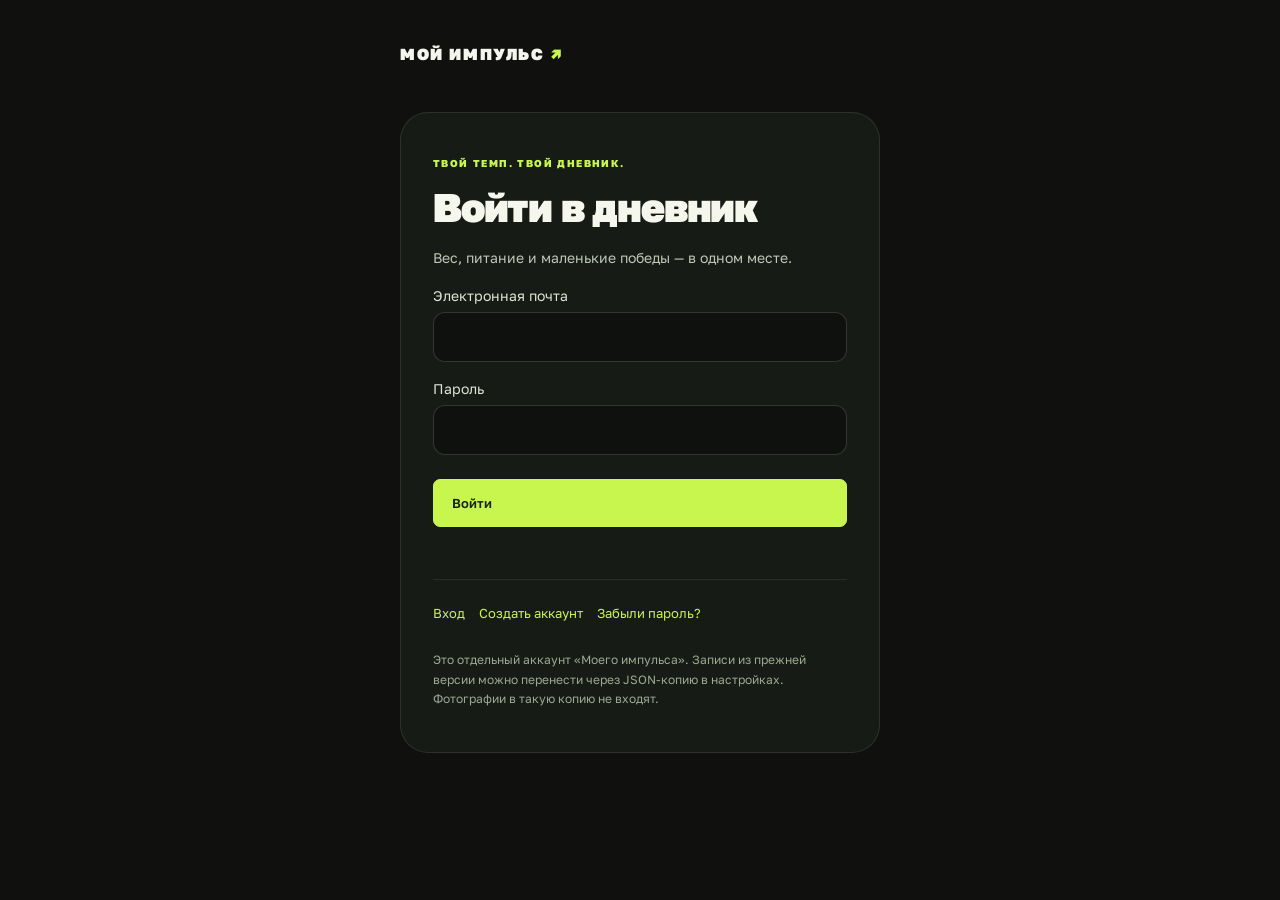
<file: index.html>
<!doctype html>
<html lang="ru">
<head><meta charset="UTF-8"><meta name="viewport" content="width=device-width, initial-scale=1"><meta name="theme-color" content="#10110f"><title>Мой импульс — твой дневник заботы о себе</title><link rel="stylesheet" href="style.css"><link rel="stylesheet" href="motion.css"><link rel="stylesheet" href="energy.css"><link rel="stylesheet" href="suite.css"><link rel="stylesheet" href="navigation.css"><link rel="stylesheet" href="features.css"><link rel="manifest" href="./manifest.webmanifest"><link rel="apple-touch-icon" href="./app-icon-192.png"><meta name="apple-mobile-web-app-capable" content="yes"><meta name="apple-mobile-web-app-title" content="Мой импульс"><script src="preferences.js"></script><link rel="stylesheet" href="./auth.css"><meta name="referrer" content="strict-origin-when-cross-origin"></head>
<body><section id="auth-panel" class="auth-panel" aria-labelledby="auth-title">
  <a class="auth-brand" href="./">МОЙ ИМПУЛЬС <span>↗</span></a>
  <div class="auth-card"><p class="auth-eyebrow">ТВОЙ ТЕМП. ТВОЙ ДНЕВНИК.</p><h1 id="auth-title">Войти в дневник</h1><p>Вес, питание и маленькие победы — в одном месте.</p>
    <form id="auth-form"><label id="email-label">Электронная почта<input id="auth-email" name="email" type="email" autocomplete="email" required maxlength="254"></label><label id="password-label">Пароль<input id="auth-password" name="password" type="password" autocomplete="current-password" required maxlength="128"></label><button id="auth-submit" class="primary" type="submit">Войти</button><p id="auth-status" role="status" aria-live="polite"></p></form>
    <div class="auth-links"><button type="button" data-auth-mode="login">Вход</button><button type="button" data-auth-mode="signup">Создать аккаунт</button><button type="button" data-auth-mode="recover">Забыли пароль?</button></div>
    <p class="auth-note">Это отдельный аккаунт «Моего импульса». Записи из прежней версии можно перенести через JSON-копию в настройках. Фотографии в такую копию не входят.</p>
  </div>
</section>
<div id="diary-shell" hidden>
<div class="ambient" aria-hidden="true"><i></i><i></i><i></i><div class="ambient-grid"></div></div>
<div class="energy-backdrop" aria-hidden="true"><div class="energy-halo halo-left"></div><div class="energy-halo halo-right"></div><div class="energy-drift"><svg class="background-pulse" viewBox="0 0 1600 800" preserveAspectRatio="xMidYMid slice"><path d="M-100 480H320L390 380L455 570L530 220L620 480H1000L1060 420L1120 500L1180 330L1260 480H1700"/><path class="pulse-tracer" pathLength="100" d="M-100 480H320L390 380L455 570L530 220L620 480H1000L1060 420L1120 500L1180 330L1260 480H1700"/></svg></div><div class="energy-specks"><i></i><i></i><i></i><i></i><i></i><i></i></div></div>
<div class="side-energy" aria-hidden="true"><div class="side-glyph glyph-left"><div class="glyph-float"><span>✳</span><small>ИМПУЛЬС</small></div></div><div class="side-glyph glyph-right"><div class="glyph-float"><span>↗</span><small>ВПЕРЁД</small></div></div><div class="side-pop pop-left"><span>↗</span></div><div class="side-pop pop-right"><span>✳</span></div></div><header><a class="brand brand-image" href="./" aria-label="Мой импульс — главная"><span class="logo-window"><img src="my-impulse-logo.png" alt="Мой импульс" width="1254" height="1254"></span></a><nav aria-label="Навигация"><a class="nav-active" href="#diary">Мой дневник</a><a href="#history-section">История</a></nav><span class="header-note"><span aria-hidden="true">♡</span> ТВОЙ ТЕМП. ТВОЙ ПУТЬ.</span></header>
<main>
<nav class="suite-nav" aria-label="Разделы дневника"><a href="#today-section">Сегодня</a><a href="#diary">Вес</a><a href="#food-section">Питание</a><a href="#activity-section">Активность</a><a href="#measure-section">Замеры</a><a href="#wellness-section">Самочувствие</a><a href="#habits-section">Привычки</a><a href="#notes-section">Заметки</a><a href="#summary-section">Обзор</a><a href="#settings-section">Настройки</a></nav>
<section class="account-bar" aria-label="Аккаунт"><div><strong id="account-name">Мой аккаунт</strong><span id="cloud-status" role="status">Подключаем дневник…</span></div><div class="bar-actions"><button type="button" id="refresh-cloud" class="secondary">↻ Обновить</button><a href="./" id="sign-in" hidden>Войти</a><button type="button" class="secondary" id="logout">Выйти</button></div></section>
<section id="today-section" class="suite-section today-panel" aria-labelledby="today-title"><div class="section-label"><div><p class="eyebrow" id="today-date">ТВОЙ ДЕНЬ</p><h2 id="today-title">Сегодня — для себя</h2></div><button type="button" class="secondary text-size-toggle" aria-pressed="false">Аа · Крупнее</button></div><p id="today-greeting" class="form-hint">Загружаем твой день…</p><div id="today-cards" class="today-grid" aria-live="polite"></div><div class="today-actions"><button class="primary" type="button" data-quick-open>＋ Записать</button><button id="repeat-yesterday" class="secondary" type="button" disabled>↻ Повторить вчерашнее блюдо</button><a href="#habits-section" class="secondary">Мои привычки ↗</a></div><p class="form-hint">Здесь только внесённые за сегодня данные. Пустой раздел — это ещё не заполненный дневник.</p></section>
<section class="intro"><div class="intro-copy"><p class="eyebrow"><span></span> ТВОЁ ДВИЖЕНИЕ. ТВОИ ПРАВИЛА.</p><h1><span class="title-line">МОЙ</span><span class="title-line accent">ИМПУЛЬС<span class="title-dot">.</span></span></h1><p class="lead">Большие перемены начинаются с малого.<br>Вес, питание, движение и самочувствие.<br>Замечай изменения. Продолжай.</p><a class="hero-link" href="#weight-form">Добавить измерение <span aria-hidden="true">↗</span></a><div class="hero-caption"><span>01 / ДНЕВНИК ВЕСА</span><span>КАЖДЫЙ ШАГ ИМЕЕТ ЗНАЧЕНИЕ</span></div></div><div class="kinetic-scene" aria-hidden="true"><div class="scene-grid"></div><div class="orbit-stage"><div class="orbit-ring ring-one"></div><div class="orbit-ring ring-two"></div><div class="orbit-ring ring-three"></div><div class="orbit-core">↗</div><div class="satellite"><span></span></div></div><span class="scene-label label-top">ДВИЖЕНИЕ — ЭТО ЖИЗНЬ</span><span class="scene-label label-bottom">ТВОЙ ТЕМП <b>↗</b></span><span class="scene-coordinate">+ &nbsp; + &nbsp; +</span></div></section>
<div class="rhythm-strip" aria-hidden="true"><div class="rhythm-track"><div class="rhythm-group"><span>ДВИЖЕНИЕ</span><i>✳</i><span>БАЛАНС</span><i>✳</i><span>ЗАБОТА О СЕБЕ</span><i>✳</i><span>МОЙ ИМПУЛЬС</span><i>✳</i></div><div class="rhythm-group"><span>ДВИЖЕНИЕ</span><i>✳</i><span>БАЛАНС</span><i>✳</i><span>ЗАБОТА О СЕБЕ</span><i>✳</i><span>МОЙ ИМПУЛЬС</span><i>✳</i></div></div></div>

<div id="migration-banner" class="notice" hidden><p>В этом браузере есть старые записи веса. Перенести их в текущий аккаунт? Уже сохранённые даты не будут перезаписаны.</p><button id="import-old" class="secondary">Перенести мои записи</button></div>

<div class="section-label" id="diary"><h2>Мой дневник</h2><span>Твой путь — в маленьких шагах</span></div>
<section class="dashboard" aria-label="Дневник веса">
<div class="entry card"><div class="card-heading"><h2>Записать вес</h2><span class="round-icon">＋</span></div><p class="muted">Минута для себя</p><form id="weight-form"><label for="date">Дата измерения</label><input id="date" type="date" required><label for="weight">Твой вес</label><div class="weight-field"><input id="weight" type="text" inputmode="decimal" placeholder="0,0" autocomplete="off" required aria-describedby="weight-hint"><span>кг</span></div><p id="weight-hint" class="hint">Можно вводить с точкой или запятой</p><p id="existing" class="existing" hidden>На эту дату уже есть запись. Сохранение обновит её.</p><button class="primary" type="submit">Сохранить вес <span>↗</span></button><p id="status" role="status" aria-live="polite"></p></form><div class="entry-bottom"><span>♧</span><p>Каждая запись — часть твоей истории.<br>Здесь нет правильных цифр.</p></div></div>
<div class="progress card"><div class="card-heading"><h2>Как меняется вес</h2><select id="period" aria-label="Период графика"><option value="30">30 дней</option><option value="90">90 дней</option><option value="all">Всё время</option></select></div><div class="stats"><div><span>Последний вес</span><strong id="latest">—</strong><small id="latest-date">Пока нет записей</small></div><div><span>Изменение за период</span><strong id="change">—</strong><small id="change-note">Нужны две записи</small></div><div><span>Всего записей</span><strong id="count">0</strong><small>дней с заботой о себе</small></div></div><div id="chart" class="chart"></div><p class="chart-caption">Твоя динамика, без оценок и сравнений.</p></div>
</section>
<section class="week-card card" aria-labelledby="week-title"><div class="week-copy"><p class="eyebrow">МАЛЕНЬКИЕ ШАГИ ВИДНЫ</p><h2 id="week-title">Ритм недели</h2><p>Каждая точка — день твоей истории.<br>Последние 7 дней, включая сегодня.</p></div><div class="week-ring"><svg viewBox="0 0 120 120" aria-hidden="true"><defs><linearGradient id="ring-color" x1="0" y1="0" x2="1" y2="1"><stop stop-color="#d3ff57"/><stop offset="1" stop-color="#88b731"/></linearGradient></defs><circle class="ring-track" cx="60" cy="60" r="49"/><circle id="week-arc" cx="60" cy="60" r="49" pathLength="100"/></svg><div><strong id="week-count">0<span>/ 7</span></strong><small>дней с записью</small></div></div><div id="week-days" class="week-days"></div></section>
<section class="history card" id="history-section"><div class="card-heading"><div><p class="eyebrow">ТВОЯ ЛИЧНАЯ ИСТОРИЯ</p><h2>День за днём</h2></div><button id="export" class="secondary">↓ Скачать CSV</button></div><div id="history"></div></section>
<section class="suite-section" id="food-section"><div class="section-label"><h2>Моё питание</h2><span>Фото, порция и твои уточнения</span></div><div class="suite-grid"><form class="card suite-form" id="meal-form"><h3>Добавить приём пищи</h3><div id="portion-scale" class="notice" hidden><label>Размер порции относительно исходной<input id="portion-factor" type="number" min="0.1" max="10" step="0.1" value="1"></label><p class="form-hint">1 — такая же, 0,5 — половина, 2 — двойная. Калории и БЖУ пересчитаются пропорционально; проверь их перед сохранением.</p></div><input type="hidden" name="id"><div class="form-two"><label>Дата<input name="date" type="date" required></label><label>Приём пищи<select name="mealType"><option>Завтрак</option><option>Обед</option><option>Ужин</option><option>Перекус</option></select></label></div><label class="photo-picker">Фото блюда<input id="meal-photo" type="file" accept="image/jpeg,image/png,image/webp" capture="environment"><span>Снять или выбрать фото · до 12 МБ</span></label><img id="meal-preview" class="meal-preview" alt="Фото выбранного блюда" hidden><button type="button" id="remove-photo" class="secondary" hidden>Убрать фото</button><label>Что на тарелке и какая порция?<textarea name="portion" maxlength="200" placeholder="Например: курица 150 г, рис 100 г, ложка масла"></textarea></label><p id="ai-availability" class="form-hint">Проверяем доступность распознавания…</p><label class="check-label"><input id="ai-consent" type="checkbox">Разрешаю отправить фото и описание порции в Google Gemini. В бесплатном режиме Google может использовать их для улучшения продуктов.</label><button type="button" id="analyze-meal" class="secondary" disabled>✦ Оценить по фото с Gemini</button><p id="ai-status" class="form-status" role="status"></p><label>Название блюда<input name="name" maxlength="120" required placeholder="Например: курица с рисом"></label><p class="form-hint">Значения ниже — на всю порцию. После ИИ проверь состав, масло, соусы и количество. Оценка по фото приблизительная.</p><div class="form-four"><label>Ккал<input name="kcal" type="number" min="0" max="10000" step="0.1" required></label><label>Белки, г<input name="protein" type="number" min="0" max="1000" step="0.1" required></label><label>Жиры, г<input name="fat" type="number" min="0" max="1000" step="0.1" required></label><label>Углеводы, г<input name="carbs" type="number" min="0" max="1000" step="0.1" required></label></div><label>Заметка<textarea name="note" maxlength="1000"></textarea></label><div class="form-actions"><button class="primary">Подтвердить и сохранить</button><button type="button" class="secondary" id="meal-reset">Сбросить</button></div><p class="form-status" role="status"></p></form><div><div class="card"><div class="card-heading"><h3>Питание за день</h3><input id="food-day" type="date" aria-label="Дата дневника питания"></div><div id="food-totals" class="summary-tiles"></div><p class="form-hint">Сумма только внесённых блюд, не норма питания.</p><div id="meal-list" class="record-list"></div></div><div class="card favorites-card"><h3>Любимые блюда</h3><p class="form-hint">Сохрани блюдо в избранное из истории и добавляй его снова.</p><div id="favorite-list" class="record-list"></div></div></div></div></section>
<section class="suite-section" id="activity-section"><div class="section-label"><h2>Моё движение</h2><span>Любая активность считается</span></div><div class="suite-grid"><form id="activity-form" class="card suite-form"><h3>Записать активность</h3><input name="id" type="hidden"><div class="form-two"><label>Дата<input name="date" type="date" required></label><label>Вид активности<select name="type"><option>Прогулка</option><option>Тренировка</option><option>Растяжка</option><option>Другое</option></select></label></div><label>Продолжительность, минуты<input name="minutes" type="number" min="1" max="1440" required></label><label>Заметка<textarea name="note" maxlength="1000" placeholder="Что делала и как себя чувствовала"></textarea></label><div class="form-actions"><button class="primary">Сохранить активность</button><button type="button" class="secondary reset-form">Сбросить</button></div><p class="form-status" role="status"></p></form><div class="card"><h3>История активности</h3><div id="activity-list" class="record-list"></div></div></div></section>
<section class="suite-section" id="measure-section"><div class="section-label"><h2>Замеры тела</h2><span>Изменения, которые не видны на весах</span></div><div class="suite-grid"><form id="measurement-form" class="card suite-form"><h3>Добавить замеры</h3><label>Дата<input name="date" type="date" required></label><p class="form-hint">Одна запись на дату. Заполни хотя бы одно поле.</p><div class="form-three"><label>Талия, см<input name="waist" type="number" min="1" max="300" step="0.1"></label><label>Бёдра, см<input name="hips" type="number" min="1" max="300" step="0.1"></label><label>Грудь, см<input name="chest" type="number" min="1" max="300" step="0.1"></label></div><label>Заметка<textarea name="note" maxlength="1000"></textarea></label><div class="form-actions"><button class="primary">Сохранить замеры</button><button type="button" class="secondary reset-form">Сбросить</button></div><p class="form-status" role="status"></p></form><div class="card"><h3>История и изменения</h3><div id="measurement-list" class="record-list"></div></div></div></section>
<section class="suite-section" id="wellness-section"><div class="section-label"><h2>Как ты сегодня?</h2><span>Сон, настроение и энергия</span></div><div class="suite-grid"><form id="wellness-form" class="card suite-form"><h3>Отметить самочувствие</h3><label>Дата<input name="date" type="date" required></label><div class="form-two"><label>Сон, часов<input name="sleep" type="number" min="0" max="24" step="0.1" required></label><label>Настроение<select name="mood"><option>Хорошо</option><option>Отлично</option><option>Нейтрально</option><option>Устала</option><option>Тяжёлый день</option></select></label></div><label>Энергия<select name="energy"><option value="1">1 — почти нет сил</option><option value="2">2 — немного сил</option><option value="3" selected>3 — обычный день</option><option value="4">4 — много сил</option><option value="5">5 — полна энергии</option></select></label><label>Заметка<textarea name="note" maxlength="1000" placeholder="Что хочется запомнить"></textarea></label><div class="form-actions"><button class="primary">Сохранить день</button><button type="button" class="secondary reset-form">Сбросить</button></div><p class="form-status" role="status"></p></form><div class="card"><h3>История самочувствия</h3><div id="wellness-list" class="record-list"></div></div></div></section>

<section class="suite-section" id="habits-section"><div class="section-label"><h2>Мои привычки</h2><span>Маленькие шаги в своём темпе</span></div><div class="suite-grid"><div class="card"><div class="card-heading"><h3>Отметить день</h3><label class="summary-date">Дата<input id="habit-day" type="date" required></label></div><p id="habit-count" class="form-hint"></p><div id="habit-list"></div><p id="habit-status" class="form-status" role="status"></p><details class="archive-habits"><summary>Скрытые привычки</summary><div id="archived-habits"></div></details></div><form id="habit-form" class="card suite-form"><h3>Своя привычка</h3><label>Что хочется делать регулярно?<input name="name" required maxlength="80" placeholder="Например: 10 минут растяжки"></label><p class="form-hint">Выбирай то, что подходит тебе. Отмечать можно любой прошедший день.</p><div class="form-actions"><button class="primary" disabled>Добавить привычку</button><button type="button" class="secondary" id="habit-reset">Сбросить</button></div><p class="form-status" role="status"></p></form></div></section>
<section class="suite-section" id="notes-section"><div class="section-label"><h2>Мои маленькие победы</h2><span>Прогресс не только на весах</span></div><div class="suite-grid"><form id="progress-note-form" class="card suite-form"><h3>Запомнить хорошее</h3><label>Дата<input name="date" type="date" required></label><label>Что заметила?<textarea name="text" required maxlength="2000" rows="5" placeholder="Сегодня легче поднялась по лестнице. Лучше выспалась. Нашла время на прогулку."></textarea></label><div class="form-actions"><button class="primary" disabled>Сохранить заметку</button><button type="button" class="secondary" id="note-reset">Сбросить</button></div><p class="form-status" role="status"></p></form><div class="card"><h3>То, что хочется помнить</h3><div id="progress-note-list" class="record-list"></div><button id="more-notes" class="secondary" type="button" hidden>Показать ещё</button></div></div></section>
<section id="summary-section" class="suite-section"><div class="section-label"><h2>Твоя неделя</h2><label class="summary-date">Неделя до<input id="summary-end" type="date" required></label></div><div class="card"><p id="summary-range" class="form-hint"></p><div id="weekly-summary" class="weekly-summary"></div><div id="activity-bars" class="activity-bars" aria-label="Активность за семь дней"></div><p class="form-hint">Пустые дни не считаются нулём для среднего веса, питания и сна. Калории — среднее за дни, в которые внесены блюда; день может быть заполнен не полностью.</p></div></section>
<section id="settings-section" class="suite-section"><div class="section-label"><h2>Мои настройки</h2><span>Удобно именно тебе</span></div><div class="suite-grid"><form id="settings-form" class="card suite-form"><h3>Аккаунт и напоминания</h3><label>Как к тебе обращаться<input name="name" maxlength="80" placeholder="Твоё имя"></label><label class="check-label"><input name="reminderEnabled" type="checkbox">Показывать напоминание в открытом приложении</label><label>Время<input name="reminderTime" type="time" value="09:00" required></label><label>Текст<input name="reminderText" value="Минута для себя — заполни дневник" maxlength="120" required></label><p class="form-hint">Время — местное на устройстве. Если приложение закрыто, напоминание внутри сайта не сработает. Для таких случаев добавь ежедневное событие в календарь.</p><div class="form-actions"><button class="primary">Сохранить настройки</button><button id="calendar-reminder" type="button" class="secondary">↓ В календарь (.ics)</button></div><p class="form-status" role="status"></p></form><div class="card"><h3>Твои данные</h3><p class="form-hint">Дневник хранится в твоём аккаунте. На другом устройстве войди в тот же аккаунт «Мой импульс». Фото доступны только владельцу записи.</p><button id="backup-all" class="secondary">↓ Скачать все записи (JSON)</button><p class="form-hint">В копию входят записи и идентификаторы фото. Сами фотографии в JSON не включаются.</p><p class="form-hint">Для мамы можно создать отдельный аккаунт по электронной почте. Дневники разных аккаунтов не смешиваются.</p><p class="form-hint">Распознавание фото использует Gemini. Если бесплатная квота закончится, ручной ввод продолжит работать.</p></div></div><div class="suite-grid extra-settings"><div class="card"><h3>Удобно на телефоне</h3><button type="button" class="secondary text-size-toggle" aria-pressed="false">Аа · Крупнее</button><p class="form-hint">Размер текста запоминается на этом устройстве.</p><button type="button" class="primary" id="install-app">Добавить на главный экран</button><p id="install-status" class="form-status" role="status"></p><details id="install-help"><summary>Как установить</summary><p class="form-hint">На iPhone открой сайт в Safari: «Поделиться» → «На экран “Домой”». На Android открой меню браузера → «Установить приложение» или «Добавить на главный экран». Если сайт открыт внутри другого приложения, сначала открой его во внешнем браузере.</p><p class="form-hint">Для загрузки и сохранения дневника нужен интернет. Установка не включает уведомления при закрытом приложении — для них используй календарь.</p></details></div><div class="card"><h3>Восстановить записи</h3><p class="form-hint">Выбери JSON-копию, скачанную из «Моего импульса». Сначала покажем, что будет добавлено. Существующие записи и настройки не перезаписываются.</p><label class="restore-picker">Файл копии<input id="restore-file" type="file" accept="application/json,.json"></label><p class="form-hint">До 5 МБ и 5000 записей. Фотографии восстановятся только если ещё доступны в этом аккаунте; остальные блюда будут добавлены без фото.</p><p id="restore-status" class="form-status" role="status"></p><div id="restore-preview" class="notice" hidden></div><button id="restore-confirm" class="primary" type="button" hidden>Подтвердить восстановление</button></div></div></section>
<dialog id="suite-confirm"><h2>Удалить запись?</h2><p>Запись будет удалена из твоего аккаунта.</p><div class="dialog-actions"><button id="suite-cancel" class="secondary">Оставить</button><button id="suite-delete" class="primary">Удалить</button></div><p id="suite-delete-status" role="status"></p></dialog><div id="reminder-toast" class="reminder-toast" role="status" hidden><span></span><button type="button" aria-label="Закрыть напоминание">×</button></div>
<div class="motion-settings"><button id="motion-toggle" type="button" class="secondary" aria-pressed="false">Приостановить анимации</button></div>
<footer><span>Мой импульс <span class="footer-dot">●</span> С заботой о себе</span><p>Записи хранятся в твоём аккаунте. Вес, питание, движение и самочувствие — всё в одном месте.</p></footer>
</main><dialog id="delete-dialog"><h2>Удалить запись?</h2><p id="delete-description"></p><div class="dialog-actions"><button id="cancel-delete" class="secondary">Оставить</button><button id="confirm-delete" class="primary">Удалить</button></div></dialog><button type="button" class="quick-fab" data-quick-open aria-haspopup="dialog">＋ Записать</button>
<dialog id="quick-dialog" class="feature-dialog" aria-labelledby="quick-title"><div class="card-heading"><h2 id="quick-title">Что запишем?</h2><button type="button" class="secondary" data-close-dialog>Закрыть</button></div><div class="quick-grid"><a href="#weight-form">Вес <span>Измерение сегодня</span></a><a href="#meal-form">Питание <span>Фото или вручную</span></a><a href="#activity-form">Активность <span>Прогулка, тренировка</span></a><a href="#measurement-form">Замеры <span>Талия, бёдра, грудь</span></a><a href="#wellness-form">Самочувствие <span>Сон, настроение, энергия</span></a><a href="#habit-list">Привычки <span>Отметить свой шаг</span></a><a href="#progress-note-form">Заметка <span>Маленькая победа</span></a></div><p class="form-hint">Откроется форма раздела. Уже введённый текст сохранится.</p></dialog>
<dialog id="repeat-dialog" class="feature-dialog" aria-labelledby="repeat-title"><div class="card-heading"><h2 id="repeat-title">Повторить блюдо</h2><button type="button" class="secondary" data-close-dialog>Закрыть</button></div><p class="form-hint">Выбери вчерашнее блюдо. Можно изменить размер порции и проверить значения перед сохранением.</p><div id="yesterday-meals" class="record-list"></div></dialog>
<dialog id="feature-confirm" class="feature-dialog" aria-labelledby="feature-confirm-title"><h2 id="feature-confirm-title">Подтвердить действие?</h2><p id="feature-confirm-text"></p><div class="dialog-actions"><button type="button" class="secondary" data-close-dialog>Отмена</button><button type="button" class="primary" id="feature-confirm-button">Подтвердить</button></div><p id="feature-confirm-status" class="form-status" role="status"></p></dialog></div><script type="module" src="./client.bundle.js"></script></body></html>
</file>
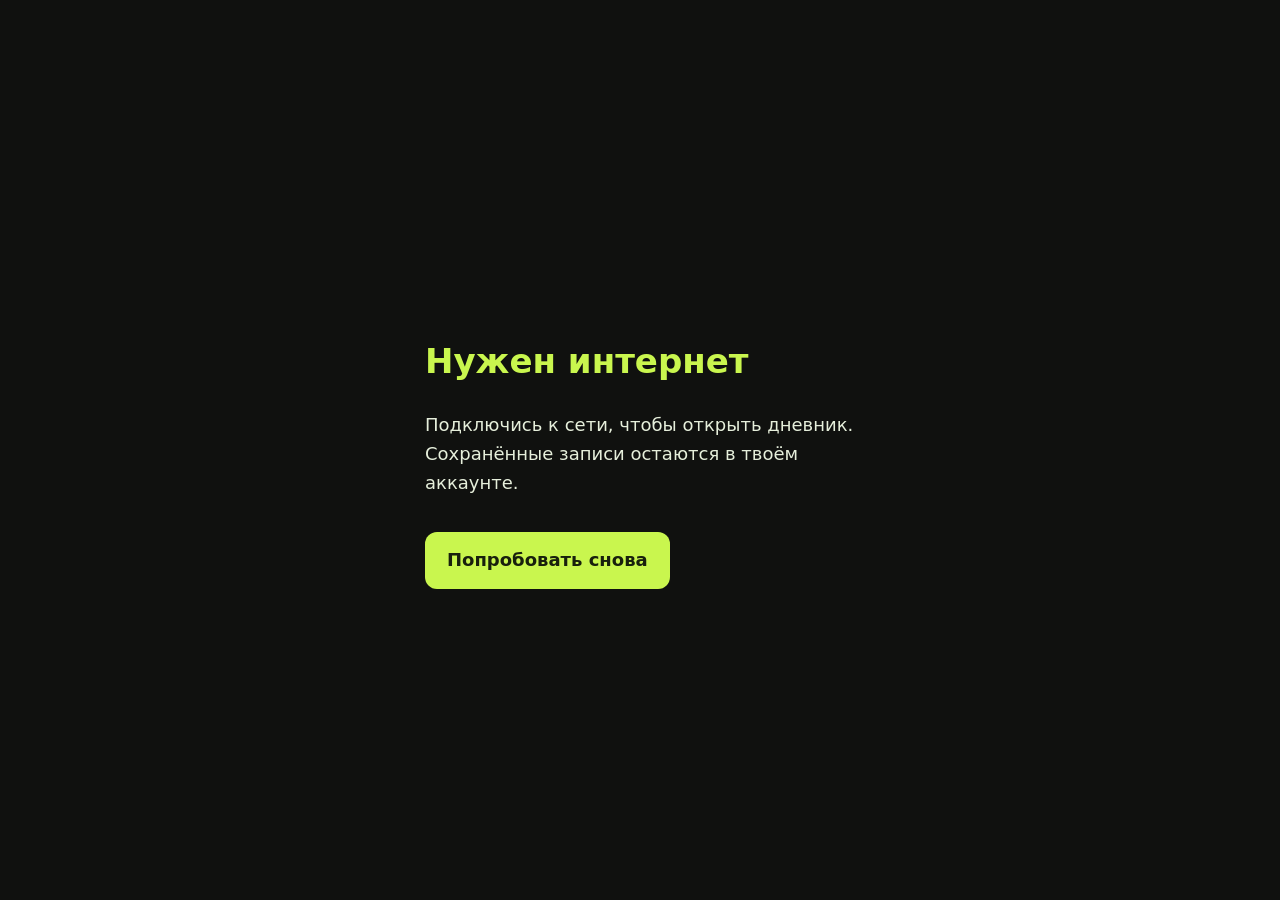
<file: offline.html>
<!doctype html><html lang="ru"><head><meta charset="utf-8"><meta name="viewport" content="width=device-width,initial-scale=1"><meta name="theme-color" content="#10110f"><title>Мой импульс — нет соединения</title><style>body{margin:0;background:#10110f;color:#e6efdb;font:18px/1.6 system-ui;min-height:100vh;display:grid;place-items:center}main{max-width:430px;padding:32px}h1{color:#c9f64e;font-size:34px}a{display:inline-block;margin-top:16px;background:#c9f64e;color:#18200d;padding:14px 22px;border-radius:12px;text-decoration:none;font-weight:600}</style></head><body><main><h1>Нужен интернет</h1><p>Подключись к сети, чтобы открыть дневник. Сохранённые записи остаются в твоём аккаунте.</p><a href="/diary#today-section">Попробовать снова</a></main></body></html>
</file>
<file: style.css>
@import url('https://fonts.googleapis.com/css2?family=Golos+Text:wght@400;500;600;700&family=Lora:ital,wght@0,400;0,500;1,400;1,500&display=swap');
:root{font-family:'Golos Text',sans-serif;color:#443a49;background:#f8f6f8;font-synthesis:none;--plum:#493654;--ink:#443a49;--muted:#79717d;--border:#eee8ef}*{box-sizing:border-box}html{scroll-behavior:smooth;scroll-padding-top:24px}body{margin:0}button,input,select{font:inherit}button,a,input,select{touch-action:manipulation}button{cursor:pointer}button:disabled{opacity:.5;cursor:default}a{color:inherit}button:focus-visible,a:focus-visible,input:focus-visible,select:focus-visible{outline:3px solid #b67d58;outline-offset:4px}header{height:108px;display:flex;align-items:center;justify-content:space-between;gap:24px;max-width:1280px;margin:auto;padding:0 40px}.brand{display:flex;gap:12px;align-items:center;color:var(--plum);text-decoration:none;font-size:21px;font-weight:600;letter-spacing:-.6px}.brand small{display:block;font-size:10px;letter-spacing:.3px;font-weight:400;color:var(--muted);margin-top:5px}.mark{color:var(--plum);background:#e9e0ed;border-radius:15px;width:45px;height:45px;font-size:34px;display:grid;place-items:center}.header-note{font-size:12px;color:#84718a;display:flex;align-items:center;gap:8px}.header-note>span{font-size:23px}nav{display:flex;gap:8px;padding:5px;border:1px solid #e9e2ec;border-radius:30px}nav a{text-decoration:none;font-size:12px;padding:10px 19px;border-radius:25px;color:#76687d}nav a:hover{background:#eae2ee}.nav-active{background:var(--plum);color:white!important}main{max-width:1280px;margin:auto;padding:0 40px}.intro{position:relative;isolation:isolate;overflow:hidden;display:flex;align-items:center;justify-content:space-between;border:1px solid #e9dce1;border-radius:28px;background:#f2e5e4;min-height:360px;padding:42px 48px}.intro:before{content:'';position:absolute;z-index:-1;right:-68px;top:-188px;width:650px;height:650px;border:1px solid #dfceda;border-radius:50%;background:radial-gradient(ellipse at 80% 30%,#ece0f0 0,transparent 68%)}.intro:after{content:'';position:absolute;z-index:-1;right:-36px;top:-142px;width:554px;height:554px;border:1px solid #e3d3dd;border-radius:50%}.intro-copy{position:relative;z-index:1}.eyebrow{font-size:10px;letter-spacing:1.7px;font-weight:500;color:#89768b;margin:0 0 20px}.intro .eyebrow{display:flex;align-items:center;gap:9px;font-size:9px;color:#745c72}.intro .eyebrow span{width:6px;height:6px;border-radius:50%;background:#b48799}h1{font:400 clamp(40px,4.7vw,60px)/1.12 'Lora',Georgia,serif;letter-spacing:-2.4px;margin:0;color:#48364f}h1 em{font-weight:400;color:#917095}.lead{font-size:13px;line-height:1.85;color:#7d6d7c;margin:20px 0}.hero-link{display:inline-flex;gap:22px;align-items:center;font-size:11px;font-weight:500;text-decoration:none;color:#664c6e;padding:3px 0 8px;border-bottom:1px solid #bea1b7}.hero-link span{font-size:18px}.hero-link:hover{color:#a46678}.intro-art{width:355px;min-width:300px;height:295px;position:relative;margin-right:4px}.flower-art{width:100%;height:100%;filter:drop-shadow(0 9px 12px #754b6110)}.art-note{position:absolute;bottom:4px;right:-4px;background:#fffaf5e8;border:1px solid #fffaf7;border-radius:14px;padding:12px 17px;box-shadow:0 8px 26px #7959680b;font:italic 14px 'Lora',serif;transform:rotate(-6deg);color:#83667e}.art-note span{font:22px 'Golos Text',sans-serif;margin-right:8px;color:#bd8890}.section-label{display:flex;align-items:center;justify-content:space-between;margin:32px 0 18px}.section-label h2{font-size:21px;letter-spacing:-.6px}.section-label>span{font-size:11px;color:#8b808f}.dashboard{display:grid;grid-template-columns:330px minmax(0,1fr);gap:22px;align-items:stretch}.card{border:1px solid var(--border);border-radius:24px;background:#fff;padding:28px;box-shadow:0 6px 24px #49365403}.card-heading{display:flex;justify-content:space-between;align-items:center;gap:15px}h2{font-size:18px;font-weight:500;margin:0;letter-spacing:-.35px}.entry{background:var(--plum);color:#fff;border-color:var(--plum);position:relative;box-shadow:0 12px 25px #49365412}.entry h2{font-size:21px}.round-icon{background:#ffffff0e;border:1px solid #ffffff23;border-radius:10px;width:32px;height:32px;display:grid;place-items:center;color:#decbe5;font-size:20px}.muted{color:#d0bfd6;font-size:12px;margin:7px 0 26px}label{font-size:11px;display:block;margin:18px 0 9px;color:#e2d5e7}input[type=date]{width:100%;min-width:0;padding:12px 13px;border:1px solid #ffffff30;border-radius:11px;color:#fff;background:#ffffff08;min-height:46px;color-scheme:dark;font-size:13px}.weight-field{display:flex;align-items:center;background:#ffffff09;border:1px solid #ffffff30;border-radius:14px;padding:13px 17px;gap:10px}.weight-field input{width:100%;min-width:0;background:none;border:none;font-size:46px;font-weight:400;color:#fff;outline-offset:0;letter-spacing:-2px}.weight-field input::placeholder{color:#c5b3cf}.weight-field span{color:#cab7d2;font-size:15px}.hint{font-size:10px;color:#c5b4ce;margin:10px 0 22px}.primary{background:#edd4bb;color:#493654;border:0;border-radius:11px;padding:14px 18px;font-size:13px;font-weight:500;min-height:48px;transition:background .15s,transform .15s}.primary:hover{background:#f6dfc8;transform:translateY(-1px)}form .primary{width:100%;display:flex;align-items:center;justify-content:space-between}form .primary span{font-size:20px;line-height:15px}#status{font-size:12px;line-height:1.5;min-height:18px;margin:10px 0;color:#efdfef}.existing{font-size:11px;line-height:1.6;color:#efd1ad}.entry-bottom{display:flex;gap:12px;border-top:1px solid #ffffff1f;padding-top:16px;align-items:center}.entry-bottom span{font-size:26px;color:#d3bedc}.entry-bottom p{font-size:10px;line-height:1.8;color:#d3c3dc;margin:0}.progress{padding:28px 26px;display:flex;flex-direction:column}select{border:1px solid #e9e1ed;background:#faf7fb;color:#77627f;border-radius:9px;padding:10px;font-size:11px;min-height:40px}.stats{display:grid;grid-template-columns:1.12fr 1.18fr 1fr;margin:25px 0 22px;gap:10px}.stats>div{border-radius:14px;padding:18px 14px;background:#f0eaf4;min-width:0}.stats>div:nth-child(2){background:#faf0e7}.stats>div:nth-child(3){background:#eef2e9}.stats span{font-size:10px;color:#776a7c;display:block;line-height:1.5}.stats strong{display:block;font:400 30px 'Lora',serif;letter-spacing:-1px;margin:12px 0 9px;white-space:nowrap;color:#55415f}.stats small{display:block;font-size:9px;line-height:1.6;color:#827487}.chart{min-height:215px;flex:1;display:flex;align-items:center;justify-content:center;background:repeating-linear-gradient(to bottom,transparent 0,transparent 52px,#f4f0f5 52px,#f4f0f5 53px);border-radius:12px}.chart:has(svg){background:none}.chart svg{width:100%;height:100%;max-height:280px;overflow:visible}.empty{text-align:center;color:#918297;font-size:12px;line-height:1.9;padding:20px}.empty-icon{display:grid;place-items:center;background:#f2ebf5;border:1px solid #e9dfef;border-radius:18px;width:54px;height:54px;font-size:27px;color:#a389af;margin:0 auto 16px;transform:rotate(-6deg)}.empty strong{display:block;color:#776180;font-size:15px;font-weight:500;margin-bottom:5px}.chart-caption{font-size:10px;color:#998c9e;text-align:center;margin:15px 0 0}.history{margin-top:24px;padding:26px 28px}.history .eyebrow{font-size:9px;margin-bottom:8px;color:#a28bab}.history h2{font-size:23px;letter-spacing:-.7px}.secondary{border:1px solid #e5dbe9;background:#fff;color:#796282;padding:11px 15px;border-radius:11px;font-size:11px;min-height:44px;transition:background .15s}.secondary:hover{background:#f4eef6}.history .empty{padding:32px 0 10px}table{width:100%;border-collapse:collapse;margin-top:23px;font-size:13px}th{text-align:left;font-size:10px;letter-spacing:1px;color:#99899f;font-weight:500;padding:14px 12px;background:#faf7fc;border-bottom:1px solid #eee7f2}th:first-child{border-radius:9px 0 0 9px}th:last-child{border-radius:0 9px 9px 0}th .muted{color:#99899f;font-size:10px}td{padding:14px 12px;border-bottom:1px solid #f1ebf4}tr:last-child td{border-bottom:0}td:nth-child(2){font-weight:500;color:#725780}td:last-child{text-align:right}.row-action{background:none;border:0;font-size:11px;color:#816d8e;padding:11px;border-radius:8px;min-height:44px}.row-action:hover{background:#f2ebf6}.row-action.delete{color:#ad7b7b}footer{display:flex;justify-content:space-between;align-items:center;gap:25px;font-size:11px;color:#99889f;padding:26px 4px 30px}footer p{max-width:430px;font-size:10px;line-height:1.7;margin:0}.footer-dot{font-size:6px;margin:0 9px;color:#ba98c3}dialog{border:1px solid #e5dbe9;border-radius:22px;padding:28px;background:#fff;color:var(--ink);max-width:calc(100% - 32px);box-shadow:0 24px 80px #35253c33}dialog::backdrop{background:#30223e66;backdrop-filter:blur(4px)}dialog p{font-size:14px}.dialog-actions{display:flex;justify-content:flex-end;gap:12px;margin-top:25px}dialog .primary{background:var(--plum);color:white}@media(min-width:1600px){main,header{max-width:1360px}.intro{min-height:390px}}@media(max-width:1000px){header,main{padding-left:24px;padding-right:24px}.header-note{display:none}.intro{padding:32px}.intro-art{min-width:250px;width:280px}.dashboard{grid-template-columns:300px minmax(0,1fr);gap:16px}.card{padding:23px}.stats{gap:7px}.stats>div{padding:14px 10px}.stats strong{font-size:25px}.stats span{font-size:9px}.stats small{font-size:9px}}@media(max-width:800px){header{height:90px}.intro{min-height:310px;padding:28px}.intro-art{min-width:205px;width:220px;height:245px;margin-right:-15px}h1{font-size:44px}.intro .eyebrow{font-size:8px;letter-spacing:1px}.lead{font-size:12px}.hero-link{font-size:10px}.art-note{font-size:11px;right:0;padding:10px}.dashboard{grid-template-columns:1fr}.entry{display:grid;grid-template-columns:1fr 1.25fr;column-gap:28px}.entry .card-heading{grid-column:1;align-self:start}.entry>.muted{grid-column:1;grid-row:2;align-self:start;margin-top:-10px}.entry form{grid-column:2;grid-row:1/4}.entry label:first-child{margin-top:0}.entry-bottom{grid-column:1;grid-row:3;align-self:end}.stats span{font-size:11px}.stats strong{font-size:30px}.stats small{font-size:10px}.stats>div{padding:18px}.chart{min-height:240px}footer{align-items:flex-start;gap:20px}.section-label>span{font-size:10px}}@media(max-width:560px){header{height:84px;padding:0 20px}.brand{font-size:18px}.brand small{font-size:9px}.mark{width:39px;height:39px;font-size:29px;border-radius:12px}nav{padding:0;border:0}nav a{display:none}nav a:last-child{display:block;padding:10px 0;font-size:11px}main{padding:0 14px}.intro{padding:27px 23px 30px;border-radius:22px;min-height:350px;align-items:flex-start}.intro:before{right:-250px;top:-110px}.intro:after{right:-245px;top:-40px}.intro-copy{width:100%}.intro .eyebrow{font-size:7px;letter-spacing:1.1px;margin-bottom:23px}h1{font-size:42px;line-height:1.15;letter-spacing:-1.8px}.lead{font-size:11px;max-width:240px;line-height:1.8;margin-top:20px}.lead br{display:none}.hero-link{font-size:10px;gap:12px;margin-top:8px;max-width:220px}.intro-art{position:absolute;bottom:0;right:-33px;width:180px;min-width:0;height:170px;opacity:.78;z-index:-1}.art-note{display:none}.section-label{margin:25px 5px 15px}.section-label h2{font-size:20px}.section-label>span{font-size:9px;max-width:120px;text-align:right;line-height:1.5}.entry{display:block}.entry>.muted{margin:7px 0 24px}.entry label:first-child{margin-top:18px}.card{padding:23px;border-radius:21px}.weight-field input{font-size:46px}.entry-bottom{margin-top:2px}.entry-bottom p{font-size:11px}h2{font-size:17px}.progress{padding:22px 16px}.progress>.card-heading{padding:0 3px;gap:8px}.progress h2{font-size:16px}select{font-size:10px;padding:9px 7px}.stats{gap:7px;margin:22px 0 15px}.stats>div{padding:14px 10px;border-radius:12px}.stats span{font-size:9px;min-height:28px}.stats strong{font-size:24px;margin:7px 0}.stats small{font-size:8px}.chart{min-height:210px}.empty{font-size:11px;padding:17px}.empty strong{font-size:13px}.chart-caption{font-size:9px}.history{padding:22px 16px;margin-top:18px}.history .eyebrow{font-size:8px;letter-spacing:1px}.history h2{font-size:21px}.secondary{font-size:10px;padding:9px 11px}.history .empty{font-size:11px}th,td{padding:12px 5px;font-size:10px}.row-action{padding:10px 4px;font-size:10px}footer{flex-direction:column;gap:14px;padding:25px 6px;font-size:10px}footer p{font-size:9px;max-width:100%}}@media(prefers-reduced-motion:reduce){html{scroll-behavior:auto}*{transition:none!important}}
</file>
<file: motion.css>
@import url('https://fonts.googleapis.com/css2?family=Montserrat:wght@800;900&display=swap');
:root{--plum:#cefa52;--ink:#f0f2e9;--muted:#a5aa9b;--border:#34382e;background:#10110f;color:var(--ink);color-scheme:dark}body{isolation:isolate;background:transparent}.ambient{position:fixed;inset:0;z-index:-1;overflow:hidden;pointer-events:none;background:#10110f}.ambient i{position:absolute;border-radius:50%;width:650px;height:650px;background:radial-gradient(circle,#91b5321f,transparent 68%);right:-300px;top:-350px;animation:ambient-breathe 14s ease-in-out infinite alternate}.ambient i:nth-child(2){left:-400px;top:45%;animation-delay:-7s;opacity:.35}.ambient i:nth-child(3){display:none}.ambient-grid{position:absolute;inset:0;background-image:linear-gradient(#ffffff02 1px,transparent 1px),linear-gradient(90deg,#ffffff02 1px,transparent 1px);background-size:100px 100px}header{height:100px;border-bottom:1px solid #ffffff0d;margin-bottom:18px}.brand{color:#f0f2e9;letter-spacing:-.7px}.brand small{font-size:8px;color:#9da48d;letter-spacing:2px}.mark{background:#c9f64e;color:#171b0d;border-radius:9px;font-size:32px;box-shadow:0 0 25px #b8ea3014}.header-note{font-size:9px;letter-spacing:1px;color:#a6ad97}.header-note>span{color:#c9f64e}nav{border:1px solid #35382f;border-radius:8px;background:#181b15;padding:4px}nav a{color:#a8ae9e;border-radius:5px;font-size:11px}nav a:hover{background:#2b3220}.nav-active{background:#c9f64e;color:#1b240e!important}.intro{padding:44px 44px 24px;border-radius:16px;min-height:470px;background:radial-gradient(ellipse at 95% 0,#80a42024,transparent 50%),linear-gradient(115deg,#191c16,#11130f);border:1px solid #33392b;box-shadow:none;align-items:center}.intro:before,.intro:after{display:none}.intro-copy{width:58%;z-index:2;position:relative}.intro .eyebrow{color:#a6b48d;font-size:9px;letter-spacing:1.5px;margin-bottom:30px}.intro .eyebrow span{width:6px;height:6px;background:#c9f64e;box-shadow:0 0 10px #c9f64e88}.intro h1{font-family:'Montserrat','Golos Text',sans-serif;font-weight:900;font-size:clamp(48px,6.6vw,88px);letter-spacing:-4px;line-height:1.03;color:#f4f5ed;text-shadow:0 2px #81877322}.title-line{display:block;animation:title-enter .85s cubic-bezier(.16,1,.3,1) both}.title-line.accent{color:#c9f64e;animation-delay:.12s;text-shadow:0 2px 0 #8da936,0 3px 0 #596e21,0 12px 26px #b7ee3810}.title-dot{color:#f2f6e8}.lead{color:#aeb59f;font-size:13px;line-height:1.9;margin:24px 0}.hero-link{display:inline-flex;align-items:center;gap:30px;background:#c9f64e;color:#1a210c;border:0;border-radius:7px;padding:15px 18px;font-size:12px;font-weight:600;transition:transform .25s,box-shadow .25s}.hero-link:hover{color:#101609;transform:translateY(-3px);box-shadow:0 8px 24px #b8ed3426}.hero-link span{font-size:24px;line-height:16px;transition:transform .3s}.hero-link:hover span{transform:translate(3px,-3px)}.hero-caption{display:flex;justify-content:space-between;gap:12px;margin-top:38px;padding-top:15px;border-top:1px solid #ffffff13;color:#788367;font-size:8px;letter-spacing:1px}.kinetic-scene{position:absolute;right:1%;top:30px;width:43%;height:390px;perspective:900px;overflow:hidden}.scene-grid{position:absolute;inset:22px 8px;background-image:linear-gradient(#c7ed4007 1px,transparent 1px),linear-gradient(90deg,#c7ed4007 1px,transparent 1px);background-size:40px 40px;mask-image:radial-gradient(ellipse,#000,transparent 70%)}.orbit-stage{position:absolute;inset:0;transform-style:preserve-3d;animation:stage-float 10s ease-in-out infinite;--tilt-x:0deg;--tilt-y:0deg}.orbit-ring{position:absolute;left:50%;top:50%;width:265px;height:265px;margin:-132px;border-radius:50%;border:21px solid #c9f64e;box-shadow:inset 3px 2px 8px #f7ffd8, inset -6px -6px 12px #566d1e,3px 3px 0 #849d39,8px 14px 25px #0009;transform-style:preserve-3d}.ring-one{animation:orbit-one 18s linear infinite}.ring-two{width:212px;height:212px;margin:-106px;border-width:15px;border-color:#d2d9ba;box-shadow:inset 3px 2px 8px #fff,inset -4px -5px 10px #65744a,3px 3px 0 #7d8961,6px 8px 20px #0007;animation:orbit-two 22s linear infinite}.ring-three{width:150px;height:150px;margin:-75px;border-width:10px;animation:orbit-three 15s linear infinite}.orbit-core{position:absolute;left:50%;top:50%;width:65px;height:65px;margin:-32px;border-radius:50%;display:grid;place-items:center;font-size:39px;color:#1c270a;background:radial-gradient(circle at 30% 25%,#efffbf,#c9f64e 50%,#506716);box-shadow:0 0 45px #b9ea3330,6px 10px 18px #0005}.satellite{position:absolute;left:50%;top:50%;width:320px;height:320px;margin:-160px;animation:spin 24s linear infinite}.satellite span{display:block;width:18px;height:18px;border-radius:50%;background:radial-gradient(circle at 25% 25%,#fff,#c8f44c 50%,#526c14);margin:38px;box-shadow:0 0 20px #ceff5344}.scene-label{position:absolute;color:#8e9c73;font-size:8px;letter-spacing:2px}.label-top{top:8px;right:30px}.label-bottom{bottom:14px;right:30px;display:flex;align-items:center;gap:12px}.label-bottom b{font-size:24px;color:#c9f64e}.scene-coordinate{position:absolute;left:22px;bottom:25px;color:#657445;letter-spacing:8px;font-size:10px}.rhythm-strip{display:flex;align-items:center;justify-content:space-between;gap:20px;margin:19px 0 0;padding:16px 5px;border-top:1px solid #33392b;border-bottom:1px solid #33392b;color:#838d72;font-size:10px;font-weight:500;letter-spacing:2px;overflow:hidden;white-space:nowrap}.rhythm-strip i{font-style:normal;color:#c9f64e;font-size:20px;display:block;animation:spin 20s linear infinite}.section-label{margin:32px 0 18px}.section-label h2{font-family:'Montserrat','Golos Text',sans-serif;font-size:23px;font-weight:800;letter-spacing:-.8px}.section-label>span{color:#8e9781}.dashboard{grid-template-columns:330px minmax(0,1fr)}.card{background:#191c17;border:1px solid #343a2c;border-radius:16px;box-shadow:0 12px 30px #00000010;transition:border-color .25s,box-shadow .25s}.card:hover{border-color:#58653e}.entry{background:linear-gradient(150deg,#242b1a,#171b13);color:#f1f5e9;border-color:#596b36}.entry h2{font-family:'Montserrat','Golos Text',sans-serif;font-size:21px;font-weight:800;letter-spacing:-.7px}.round-icon{background:#c9f64e;color:#263310;border:0;border-radius:7px}.muted{color:#9aa889}.entry label{color:#c7d2b8;font-size:12px}.entry input[type=date]{background:#10140e;color:#e3eacf;border:1px solid #3f4c30;border-radius:7px;font-size:14px}.weight-field{background:#10140e;border:1px solid #435132;border-radius:9px;padding:15px 17px;transition:border-color .2s,box-shadow .2s}.weight-field:focus-within{border-color:#a6cc44;box-shadow:0 0 0 3px #b8e44712}.weight-field input{color:#eef6df;font-size:46px;letter-spacing:-2px;font-variant-numeric:tabular-nums}.weight-field input::placeholder{color:#657453}.weight-field span{color:#a5b58c}.hint{color:#8d9c79}.primary{background:#c9f64e;border:1px solid #c9f64e;color:#1b260c;border-radius:7px;font-weight:600;box-shadow:none;transition:transform .2s,background .2s,box-shadow .2s}.primary:hover{background:#d7ff71;box-shadow:0 6px 22px #bceb351c;transform:translateY(-2px)}.primary:active{transform:scale(.98)}#status{color:#d7fca2}.existing{color:#d1dea3}.entry-bottom{border-color:#3b482e}.entry-bottom p{color:#a6b78e}.entry-bottom span{color:#c9f64e}.progress h2,.history h2,.week-copy h2{font-family:'Montserrat','Golos Text',sans-serif;font-weight:800;letter-spacing:-.7px;color:#f1f4e9}.progress h2{font-size:18px}select{background:#252c1e;color:#c6d3b5;border-color:#425032;border-radius:7px;font-size:12px}.stats{gap:12px}.stats>div,.stats>div:nth-child(2),.stats>div:nth-child(3){background:#22271d;border:1px solid #35422a;border-radius:10px;padding:16px 13px;box-shadow:none;transition:background .25s,transform .25s}.stats>div:hover{background:#2a3321;transform:translateY(-3px)}.stats>div:first-child{background:#c9f64e;border-color:#c9f64e}.stats span{color:#a9b595;font-size:10px}.stats strong{font-family:'Golos Text',sans-serif;font-weight:500;font-size:29px;color:#f0f5e5;letter-spacing:-1.5px;font-variant-numeric:tabular-nums}.stats small{color:#94a27f;font-size:10px}.stats>div:first-child span,.stats>div:first-child small{color:#455521}.stats>div:first-child strong{color:#25340e}.chart{background:repeating-linear-gradient(to bottom,transparent 0,transparent 52px,#ffffff06 52px,#ffffff06 53px)}.chart:has(svg){background:none}.chart svg polyline{stroke:#bfea4c;stroke-dasharray:1;stroke-dashoffset:0;animation:draw-line 1.1s cubic-bezier(.2,.7,.3,1) both}.chart svg polygon{fill:#b8e4440c;animation:chart-fill 1.3s ease-out both}.chart svg line{stroke:#343c2b}.chart svg text{fill:#96a77e}.chart svg circle{fill:#c9f64e;stroke:#191c17}.empty{color:#93a17f;font-size:12px}.empty strong{color:#bdcba8}.empty-icon{background:#2c3820;border-color:#445631;color:#c9f64e;border-radius:12px;transform:none;box-shadow:none}.chart-caption{color:#7e8e6a}.week-card{display:grid;grid-template-columns:1.15fr 135px 1.4fr;align-items:center;gap:25px;margin-top:24px;background:linear-gradient(110deg,#20271a,#171c13);padding:27px 30px}.week-copy h2{font-size:22px}.week-copy .eyebrow{font-size:8px;margin-bottom:11px;color:#a0b17f}.week-copy p:last-child{font-size:11px;color:#a1ad8f;line-height:1.8;margin:10px 0 0}.week-ring{position:relative;width:126px;height:126px}.week-ring svg{width:100%;height:100%;transform:rotate(-90deg)}.week-ring circle{fill:none;stroke-width:7}.ring-track{stroke:#354029}#week-arc{stroke:url(#ring-color);stroke-linecap:round;stroke-dasharray:0 100;transition:stroke-dasharray 1.1s ease}.week-ring>div{position:absolute;inset:0;display:flex;flex-direction:column;align-items:center;justify-content:center}.week-ring strong{font-size:30px;font-weight:600;color:#c9f64e;letter-spacing:-1px}.week-ring strong span{font-size:14px;color:#91a173;margin-left:4px;font-weight:400}.week-ring small{font-size:8px;margin-top:4px;color:#a0ae8b}.week-days{display:grid;grid-template-columns:repeat(7,minmax(0,1fr));gap:8px}.week-day{text-align:center;display:flex;flex-direction:column;align-items:center;gap:10px;color:#a5b591;font-size:10px}.day-orb{width:32px;height:32px;display:grid;place-items:center;border-radius:9px;background:#2b3421;border:1px solid #3e4a30;color:#84966a;font-size:12px}.week-day.recorded .day-orb{background:#c9f64e;color:#23300d;border-color:#c9f64e;box-shadow:0 3px 14px #b6ec3617}.week-day.today .day-orb{outline:1px solid #8aaa4e;outline-offset:4px}.week-day small{font-size:9px;color:#8a9d6d}.history{background:#191c17}.history .eyebrow{color:#91a376}.history h2{font-size:23px}.secondary{background:#242b1d;border-color:#3e4b2d;color:#bacc9f;border-radius:7px;font-size:11px}.secondary:hover{background:#303b25}.history .empty{color:#8d9b7a}th{background:#252c1e;color:#9cad84;border-color:#39482a}th .muted{color:#9cad84}td{border-color:#303b26;color:#c4d2b0}td:nth-child(2){color:#d1f997}.row-action{color:#b5cf91}.row-action:hover{background:#2b3720}.row-action.delete{color:#cfac92}footer{color:#7c8c6a}.footer-dot{color:#c9f64e}dialog{background:#20271a;color:#edf5e3;border-color:#465a2e;box-shadow:0 20px 80px #0008}dialog::backdrop{background:#080c07b0;backdrop-filter:blur(5px)}dialog .primary{background:#c9f64e;color:#23300d}.motion-settings{display:flex;justify-content:flex-end;margin-top:18px}.motion-settings button{font-size:10px;min-height:40px}.motion-settings button:before{content:'Ⅱ';margin-right:7px}.motion-settings button[aria-pressed=true]:before{content:'▷'}.reveal-block{opacity:1;transform:none}.motion-ready .reveal-block:not(.is-visible){opacity:0;transform:translateY(22px)}.motion-ready .reveal-block{transition:opacity .65s ease,transform .65s cubic-bezier(.16,1,.3,1),border-color .25s}.save-success{animation:saved-flash .6s ease-out}.stat-update{animation:stat-flash .5s ease-out}.motion-paused *,.motion-paused *:before,.motion-paused *:after{animation-play-state:paused!important;transition:none!important}.motion-paused .reveal-block,.motion-paused .title-line{opacity:1!important;transform:none!important}.motion-paused .chart svg polyline{stroke-dashoffset:0!important}.motion-paused .chart svg polygon{opacity:1!important}.motion-paused{scroll-behavior:auto}.tab-hidden *,.tab-hidden *:before,.tab-hidden *:after{animation-play-state:paused!important}@keyframes title-enter{from{opacity:0;transform:translateY(22px)}to{opacity:1;transform:none}}@keyframes ambient-breathe{to{transform:translate(-8%,15%) scale(1.2);opacity:.5}}@keyframes stage-float{0%,100%{transform:translateY(0) rotateX(var(--tilt-x)) rotateY(var(--tilt-y))}50%{transform:translateY(-12px) rotateX(var(--tilt-x)) rotateY(var(--tilt-y))}}@keyframes orbit-one{from{transform:rotateX(62deg) rotateY(-22deg) rotateZ(0)}to{transform:rotateX(62deg) rotateY(-22deg) rotateZ(360deg)}}@keyframes orbit-two{from{transform:rotateX(-35deg) rotateY(66deg) rotateZ(0)}to{transform:rotateX(-35deg) rotateY(66deg) rotateZ(-360deg)}}@keyframes orbit-three{from{transform:rotateX(35deg) rotateY(-40deg) rotateZ(0)}to{transform:rotateX(35deg) rotateY(-40deg) rotateZ(360deg)}}@keyframes spin{to{transform:rotate(360deg)}}@keyframes draw-line{from{stroke-dashoffset:1}to{stroke-dashoffset:0}}@keyframes chart-fill{from{opacity:0}to{opacity:1}}@keyframes saved-flash{0%,100%{box-shadow:none}40%{box-shadow:0 0 0 4px #c9f64e44,0 0 35px #c9f64e22}}@keyframes stat-flash{0%{transform:translateY(5px);opacity:.5}100%{transform:none;opacity:1}}@media(max-width:1000px){.intro{padding:35px 30px 22px;min-height:440px}.intro h1{font-size:68px}.kinetic-scene{width:41%;right:0;transform:scale(.85);transform-origin:right center}.hero-caption{font-size:7px}.hero-caption span:last-child{display:none}.dashboard{grid-template-columns:300px minmax(0,1fr)}.stats{gap:7px}.stats strong{font-size:25px}.stats small{font-size:9px}.week-card{grid-template-columns:1fr 110px 1.3fr;gap:18px;padding:24px}.week-ring{width:110px;height:110px}.week-days{gap:6px}.day-orb{width:27px;height:27px}}@media(max-width:800px){.dashboard{grid-template-columns:1fr}.intro h1{font-size:58px;letter-spacing:-3px}.intro-copy{width:64%}.kinetic-scene{right:-30px;transform:scale(.7);width:330px}.hero-link{padding:14px;font-size:11px;gap:16px}.intro .eyebrow{font-size:8px}.lead{font-size:12px}.rhythm-strip{font-size:8px;letter-spacing:1px;gap:12px}.week-card{grid-template-columns:1fr 115px}.week-days{grid-column:1/-1;padding:10px 0 0}.day-orb{width:36px;height:36px}.stats strong{font-size:30px}}@media(max-width:560px){header{height:84px;margin-bottom:14px}.mark{width:38px;height:38px}.brand{font-size:18px}.brand small{font-size:7px;letter-spacing:1.3px}nav{background:none;border:0}nav a:last-child{color:#b9cf94}.intro{min-height:530px;padding:25px 22px 20px;align-items:flex-start}.intro-copy{width:100%}.intro .eyebrow{font-size:7px;letter-spacing:1px;margin-bottom:24px}.intro h1{font-size:clamp(44px,12.7vw,68px);line-height:1.05;letter-spacing:-3px}.lead{font-size:12px;max-width:260px;margin-top:20px}.hero-link{font-size:12px;margin:0;max-width:none;padding:14px 16px}.hero-caption{margin-top:174px;font-size:7px}.kinetic-scene{width:260px;height:280px;top:auto;bottom:-18px;right:-9px;transform:scale(.62);transform-origin:right bottom;pointer-events:none}.label-top,.label-bottom{display:none}.scene-coordinate{left:25px;bottom:8px}.intro:after{display:block;position:absolute;width:130px;height:1px;border:0;background:#637b3733;left:22px;top:auto;bottom:97px;border-radius:0;z-index:0}.rhythm-strip{font-size:8px;padding:12px 2px;gap:12px}.rhythm-strip span:nth-last-child(2),.rhythm-strip i:last-child{display:none}.rhythm-strip i{font-size:16px}.section-label h2{font-size:21px}.card{border-radius:13px}.progress h2{font-size:15px}.stats{gap:7px}.stats>div,.stats>div:nth-child(2),.stats>div:nth-child(3){padding:13px 9px}.stats span{font-size:9px}.stats strong{font-size:clamp(18px,5.4vw,25px);letter-spacing:-1px}.stats small{font-size:8px}.week-card{padding:22px 18px;grid-template-columns:minmax(0,1fr) 100px;gap:12px;margin-top:18px}.week-copy h2{font-size:19px}.week-copy p:last-child{font-size:10px}.week-copy .eyebrow{font-size:7px;letter-spacing:1px}.week-ring{width:100px;height:100px}.week-days{gap:5px}.day-orb{width:29px;height:29px}.week-day{font-size:9px}.history h2{font-size:21px}.motion-settings{justify-content:center}.entry input[type=date]{font-size:16px}footer{padding-top:18px}}@media(prefers-reduced-motion:reduce){*,*:before,*:after{animation:none!important;transition:none!important;scroll-behavior:auto!important}.motion-ready .reveal-block,.title-line{opacity:1!important;transform:none!important}.chart svg polyline{stroke-dashoffset:0!important}.chart svg polygon{opacity:1!important}}
</file>
<file: energy.css>
/* Selected original logo, framed non-destructively to remove presentation margins. */
.brand-image{display:block;flex-shrink:0}.logo-window{position:relative;display:block;overflow:hidden;width:198px;height:64px;border-radius:7px;background:#10110f}.logo-window img{position:absolute;max-width:none;width:250px;height:250px;left:-27px;top:-91px}.brand-image:hover .logo-window{box-shadow:0 0 24px #c9f64e12}.energy-backdrop{position:fixed;inset:0;pointer-events:none;z-index:-1;overflow:hidden}.energy-halo{position:absolute;width:65vw;height:65vw;max-width:1000px;max-height:1000px;border-radius:50%;background:radial-gradient(circle,#b9f23b15,transparent 65%);animation:energy-halo 16s ease-in-out infinite alternate}.halo-left{left:-38%;top:-20%;animation-delay:-8s}.halo-right{right:-32%;bottom:-30%}.energy-drift{position:absolute;inset:-10%;animation:pulse-drift 18s ease-in-out infinite alternate}.background-pulse{width:100%;height:100%;overflow:visible}.background-pulse path{fill:none;stroke:#c9f64e;stroke-width:1;opacity:.09}.background-pulse .pulse-tracer{stroke-width:2;stroke-dasharray:7 93;opacity:.23;animation:pulse-travel 12s linear infinite;filter:drop-shadow(0 0 5px #c9f64e55)}.energy-specks{position:absolute;inset:0}.energy-specks i{position:absolute;bottom:-30px;width:4px;height:4px;border-radius:50%;background:#c9f64e;opacity:0;animation:speck-rise 19s linear infinite}.energy-specks i:nth-child(1){left:5%;animation-delay:-3s}.energy-specks i:nth-child(2){left:19%;animation-delay:-12s}.energy-specks i:nth-child(3){left:39%;animation-delay:-6s}.energy-specks i:nth-child(4){left:65%;animation-delay:-15s}.energy-specks i:nth-child(5){left:85%;animation-delay:-9s}.energy-specks i:nth-child(6){left:96%;animation-delay:0s}.side-energy{position:fixed;inset:0;pointer-events:none;z-index:0;overflow:hidden}.side-glyph{position:absolute;will-change:transform;opacity:.32}.glyph-left{left:-22px;top:29%;animation:left-visitor 9s cubic-bezier(.2,.8,.2,1) infinite}.glyph-right{right:-15px;top:67%;animation:right-visitor 10s cubic-bezier(.2,.8,.2,1) -4s infinite}.glyph-float{display:flex;flex-direction:column;align-items:center;gap:12px;animation:glyph-bob 6s ease-in-out infinite}.glyph-float>span{font-size:83px;line-height:1;color:#c9f64e;display:block;text-shadow:0 0 20px #c9f64e22}.glyph-left .glyph-float>span{animation:spin 25s linear infinite}.glyph-float small{font-size:8px;letter-spacing:2px;color:#c9f64e;writing-mode:vertical-rl}.side-pop{position:absolute;opacity:0;color:#d1ff60;font-size:60px;line-height:1;--pop-top:40%;top:var(--pop-top);filter:drop-shadow(0 0 12px #c9f64e25)}.pop-left{left:2px;--enter-x:-90px;--turn:-20deg}.pop-right{right:2px;--enter-x:90px;--turn:20deg}.side-pop.is-popping{animation:side-pop 1.8s cubic-bezier(.15,.85,.2,1) both}header,main,dialog{position:relative}header,main{z-index:1}.intro .title-line{animation:title-enter .85s cubic-bezier(.16,1,.3,1) both,title-breathe 6s ease-in-out 1s infinite}.intro .title-line.accent{color:#c9f64e;background:linear-gradient(100deg,#b3e742 0%,#c9f64e 28%,#f7ffd7 44%,#c9f64e 59%,#b3e742 100%);background-size:250% 100%;background-clip:text;-webkit-background-clip:text;-webkit-text-fill-color:transparent;text-shadow:none;filter:drop-shadow(0 2px 0 #596e2133);animation:title-enter .85s cubic-bezier(.16,1,.3,1) .12s both,title-breathe 6s ease-in-out 1.3s infinite,letter-sheen 7s linear infinite}.title-dot{-webkit-text-fill-color:#f2f6e8}.intro .eyebrow>span{animation:soft-beat 3s ease-in-out infinite}.section-label h2,.week-copy h2,.history h2{background:linear-gradient(95deg,#eaf2df,#fff 42%,#c9f64e 50%,#eaf2df 59%);background-size:300% 100%;background-clip:text;-webkit-background-clip:text;color:transparent;animation:letter-sheen 12s linear infinite}.rhythm-strip{display:block;padding:16px 0;overflow:hidden;mask-image:linear-gradient(90deg,transparent,#000 3%,#000 97%,transparent)}.rhythm-track{display:flex;width:max-content;animation:rhythm-marquee 32s linear infinite;will-change:transform}.rhythm-group{display:flex;align-items:center;gap:36px;flex-shrink:0;padding-right:36px}.rhythm-group span{display:block!important;font-size:11px;letter-spacing:2px}.rhythm-group i{display:block!important;font-size:21px;margin:0}.motion-ready .reveal-block{--reveal-x:0px}.motion-ready .reveal-block.reveal-left{--reveal-x:-26px}.motion-ready .reveal-block.reveal-right{--reveal-x:26px}.motion-ready .reveal-block:not(.is-visible){transform:translate(var(--reveal-x),22px)}.motion-ready .reveal-block.is-visible{transform:none}.motion-paused .side-energy,.motion-paused .energy-specks{visibility:hidden}.motion-paused .title-line{filter:none!important}.motion-paused .title-line.accent{-webkit-text-fill-color:#c9f64e}.motion-paused .reveal-block{transform:none!important;opacity:1!important}@keyframes energy-halo{0%{transform:translate(0,0) scale(.9);opacity:.6}100%{transform:translate(12%,-9%) scale(1.25);opacity:1}}@keyframes pulse-drift{to{transform:translateY(50px)}}@keyframes pulse-travel{to{stroke-dashoffset:-100}}@keyframes speck-rise{0%{opacity:0;transform:translateY(0)}10%{opacity:.22}90%{opacity:.22}100%{opacity:0;transform:translateY(-110vh)}}@keyframes left-visitor{0%,100%{transform:translateX(-90px) rotate(-15deg)}20%,75%{transform:translateX(0) rotate(0)}}@keyframes right-visitor{0%,100%{transform:translateX(90px) rotate(15deg)}20%,75%{transform:translateX(0) rotate(0)}}@keyframes glyph-bob{50%{transform:translateY(-25px)}}@keyframes side-pop{0%{opacity:0;transform:translateX(var(--enter-x)) scale(.6) rotate(var(--turn))}25%{opacity:.55;transform:translateX(0) scale(1.05) rotate(0)}65%{opacity:.4;transform:translateX(0) scale(1) rotate(12deg)}100%{opacity:0;transform:translateX(var(--enter-x)) scale(.8) rotate(var(--turn))}}@keyframes title-breathe{0%,100%{transform:translateY(0)}50%{transform:translateY(-4px)}}@keyframes letter-sheen{to{background-position:250% 0}}@keyframes soft-beat{0%,100%{box-shadow:0 0 0 0 #c9f64e00;opacity:.7}50%{box-shadow:0 0 0 5px #c9f64e0a;opacity:1}}@keyframes rhythm-marquee{to{transform:translateX(-50%)}}@media(min-width:1450px){.glyph-left{left:calc((100vw - 1280px)/2 - 115px)}.glyph-right{right:calc((100vw - 1280px)/2 - 115px)}.pop-left{left:calc((100vw - 1280px)/2 - 78px)}.pop-right{right:calc((100vw - 1280px)/2 - 78px)}}@media(max-width:800px){.side-glyph{opacity:.2}.glyph-float>span{font-size:60px}.side-pop{font-size:38px}.pop-left{left:-8px}.pop-right{right:-8px}.rhythm-group{gap:23px;padding-right:23px}.rhythm-group span{font-size:10px}}@media(max-width:560px){.logo-window{width:174px;height:58px}.logo-window img{width:220px;height:220px;left:-23px;top:-80px}.side-glyph{opacity:.13}.glyph-left{left:-29px}.glyph-right{right:-25px}.glyph-float small{display:none}.side-pop{font-size:32px}.energy-halo{width:120vw;height:120vw}.rhythm-group{gap:20px;padding-right:20px}.rhythm-group span{font-size:9px;letter-spacing:1.3px}.motion-ready .reveal-block.reveal-left{--reveal-x:-9px}.motion-ready .reveal-block.reveal-right{--reveal-x:9px}}@media(prefers-reduced-motion:reduce){.side-energy,.energy-specks{display:none}.title-line.accent{-webkit-text-fill-color:#c9f64e}.motion-ready .reveal-block{transform:none!important;opacity:1!important}.energy-halo{opacity:.5}}
</file>
<file: suite.css>
[hidden]{display:none!important}.account-bar{display:flex;justify-content:space-between;gap:16px;align-items:center;padding:18px 22px;margin:24px 0;border:1px solid #3d4b2b;background:#1d2417;border-radius:12px}.account-bar strong,.account-bar span{display:block}.account-bar strong{font-size:14px}.account-bar span{font-size:11px;color:#a8b993;margin-top:6px}.bar-actions{display:flex;align-items:center;gap:14px;font-size:12px}.bar-actions a{color:#c9f64e}.suite-nav{display:flex;gap:7px;overflow-x:auto;margin:22px 0;padding:8px 0;position:relative;scrollbar-width:thin}.suite-nav a{padding:12px 15px;white-space:nowrap;text-decoration:none;color:#c6d6b2;border:1px solid #36422a;border-radius:8px;background:#1c2317;font-size:12px}.suite-nav a:hover,.suite-nav a:focus{background:#c9f64e;color:#1b250b}.suite-section{margin:34px 0;scroll-margin-top:20px}.suite-grid{display:grid;grid-template-columns:minmax(0,1fr) minmax(0,1fr);gap:20px;align-items:start}.suite-grid .card{min-width:0}.suite-form h3,.suite-grid h3{font-size:18px;margin:0 0 14px;font-weight:600}.suite-form label,.summary-date{display:flex;flex-direction:column;gap:8px;color:#bacaa5;font-size:12px;margin:14px 0}.suite-form input:not([type=checkbox]):not([type=hidden]),.suite-form select,.suite-form textarea,#food-day,#summary-end{width:100%;min-width:0;background:#10160d;border:1px solid #435233;border-radius:7px;color:#eff4e7;padding:11px 12px;font-size:14px;min-height:44px}.suite-form textarea{resize:vertical;min-height:70px;line-height:1.5}.form-two,.form-three,.form-four{display:grid;gap:10px}.form-two{grid-template-columns:repeat(2,minmax(0,1fr))}.form-three{grid-template-columns:repeat(3,minmax(0,1fr))}.form-four{grid-template-columns:repeat(4,minmax(0,1fr))}.form-hint{font-size:11px;line-height:1.7;color:#a2b18d;margin:12px 0}.form-actions{display:flex;flex-wrap:wrap;gap:10px;margin-top:18px}.form-status{font-size:12px;line-height:1.6;color:#d1eeaa;min-height:18px}.suite-form .check-label{flex-direction:row;align-items:flex-start;line-height:1.6;font-size:11px}.check-label input{accent-color:#c9f64e;width:18px;height:18px;flex-shrink:0;margin:1px 4px 0 0}.photo-picker{border:1px dashed #687d48;border-radius:12px;padding:16px;background:#242f1a}.photo-picker span{font-size:10px;color:#99ae7f}.photo-picker input{max-width:100%;font-size:11px!important}.meal-preview{width:100%;max-height:260px;object-fit:contain;background:#0e130b;border-radius:10px;margin:10px 0}.favorites-card{margin-top:18px}.summary-tiles{display:grid;grid-template-columns:repeat(2,minmax(0,1fr));gap:8px;margin-top:18px}.summary-tile{padding:14px;background:#26331b;border:1px solid #374b25;border-radius:9px}.summary-tile strong{display:block;font-size:21px;color:#d1fb75;margin-top:8px;font-weight:500;overflow-wrap:anywhere}.summary-tile span,.summary-tile small{font-size:10px;line-height:1.6;color:#b6c4a5}.summary-tile small{display:block;margin-top:7px}.record-list{margin-top:14px}.record-item{padding:16px 0;border-bottom:1px solid #36452b;display:grid;grid-template-columns:minmax(0,1fr) auto;gap:12px}.record-item:last-child{border:0}.record-item h4{font-size:14px;margin:0 0 7px;color:#e3f3ce;overflow-wrap:anywhere}.record-item p{font-size:11px;color:#abbc96;line-height:1.7;margin:5px 0;white-space:pre-wrap;overflow-wrap:anywhere}.record-item img{width:72px;height:72px;object-fit:cover;border-radius:8px;grid-column:2;grid-row:1}.record-actions{display:flex;flex-wrap:wrap;gap:6px;margin-top:8px}.record-actions button{font-size:10px;padding:8px;min-height:36px}.record-more{margin-top:14px}.weekly-summary{display:grid;grid-template-columns:repeat(4,minmax(0,1fr));gap:12px;margin:18px 0}.activity-bars{display:grid;grid-template-columns:repeat(7,minmax(0,1fr));gap:12px;align-items:end;padding-top:20px}.activity-bar{display:flex;flex-direction:column;align-items:center;gap:8px;font-size:10px;color:#a3b78c}.bar-track{height:100px;width:100%;max-width:45px;background:#26331b;border-radius:7px;display:flex;align-items:flex-end;overflow:hidden}.bar-fill{width:100%;height:var(--fill,0%);background:linear-gradient(#c9f64e,#8aaf3d);border-radius:6px;transition:height .7s}.notice{padding:15px 20px;border:1px solid #61763f;border-radius:12px;background:#29351b;color:#d8e6c2;font-size:12px;line-height:1.7}.summary-date{margin:0;flex-direction:row;align-items:center;font-size:10px}#food-day,#summary-end{max-width:170px;font-size:12px}.reminder-toast{position:fixed;bottom:20px;right:20px;z-index:50;background:#c9f64e;color:#1b260d;padding:18px 20px;border-radius:12px;box-shadow:0 10px 40px #0006;display:flex;align-items:center;gap:20px;max-width:calc(100vw - 40px);font-size:14px}.reminder-toast button{background:none;border:0;color:inherit;font-size:24px}.suite-section dialog{position:fixed}#suite-confirm{position:fixed}.suite-form button:disabled{opacity:.45}.suite-form fieldset{border:0;margin:0;padding:0;min-width:0}header nav{max-width:45%;overflow:auto}footer p{max-width:490px}header,main{overflow:visible}@media(max-width:850px){.suite-grid{grid-template-columns:1fr}.weekly-summary{grid-template-columns:repeat(2,minmax(0,1fr))}.account-bar{align-items:flex-start}.bar-actions{flex-wrap:wrap;justify-content:flex-end}.form-four{grid-template-columns:repeat(4,minmax(0,1fr))}}@media(max-width:560px){.suite-section .section-label h2{font-size:20px}.suite-section .section-label>span{max-width:110px}.suite-form input:not([type=checkbox]),.suite-form select,.suite-form textarea{font-size:16px!important}.form-four{grid-template-columns:repeat(2,minmax(0,1fr))}.form-three{grid-template-columns:1fr}.account-bar{padding:15px;flex-direction:column}.bar-actions{justify-content:flex-start}.suite-grid{gap:14px}.suite-nav a{font-size:11px;padding:10px 12px}.weekly-summary{gap:8px}.summary-tile{padding:12px}.summary-tile strong{font-size:20px}.activity-bars{gap:6px}.summary-date{flex-direction:column;gap:5px;align-items:flex-end}.record-item{gap:8px}.record-item img{width:54px;height:54px}.record-actions button{min-height:42px}.suite-grid .card-heading{flex-wrap:wrap}}
</file>
<file: navigation.css>
/* A single persistent menu for desktop and touch screens. */
:root { --section-nav-height: 72px; }
html { scroll-padding-top: 0; }
.suite-nav {
  position: sticky;
  top: max(8px, env(safe-area-inset-top));
  z-index: 30;
  margin: 0 0 24px;
  padding: 10px;
  gap: 8px;
  isolation: isolate;
  border: 1px solid #4c5c35;
  border-radius: 16px;
  background: #171d13f5;
  backdrop-filter: blur(18px);
  box-shadow: 0 8px 30px #0005;
  scrollbar-width: thin;
  scrollbar-color: #718d43 transparent;
  scroll-padding-inline: 12px;
}
.suite-nav a {
  display: flex;
  flex: 1 0 auto;
  align-items: center;
  justify-content: center;
  min-height: 46px;
  padding: 12px 16px;
  font-size: 13px;
  font-weight: 600;
  border-radius: 10px;
  transition: color .18s, background-color .18s, border-color .18s;
}
.suite-nav a[aria-current="page"] {
  background: #c9f64e;
  color: #17200d;
  border-color: #c9f64e;
  box-shadow: inset 0 -3px 0 #94bd30;
}
.suite-nav a:focus-visible { outline: 2px solid #efffc7; outline-offset: 2px; }
#diary, .suite-section, #history-section, #weight-form {
  scroll-margin-top: calc(var(--section-nav-height) + 32px + env(safe-area-inset-top));
}
@media (max-width: 560px) {
  .suite-nav { padding: 7px; gap: 6px; border-radius: 12px; margin-bottom: 18px; }
  .suite-nav a { flex: 0 0 auto; min-height: 44px; padding: 11px 16px; font-size: 13px; }
}
@media (prefers-reduced-motion: reduce) {
  html { scroll-behavior: auto; }
  .suite-nav a { transition: none; }
}
html.motion-paused { scroll-behavior: auto; }

/* Only the selected diary section participates in layout. */
.diary-view[hidden]{display:none!important}
.section-navigation main>.intro,.section-navigation main>.rhythm-strip{display:none!important}
.section-navigation .diary-view{min-height:45vh}
.section-navigation .suite-nav{display:flex;flex-wrap:wrap;overflow:visible;top:0}
.section-navigation .suite-nav a{flex:1 0 auto}
.section-navigation .diary-view>.section-label:first-child{margin-top:12px}
.section-navigation #weight-panel{scroll-margin-top:calc(var(--section-nav-height) + 20px)}
@media(max-width:560px){.section-navigation .suite-nav{display:grid;grid-template-columns:repeat(3,minmax(0,1fr));gap:4px;padding:6px}.section-navigation .suite-nav a{font-size:11px;padding:8px 4px;min-height:40px;white-space:normal;text-align:center}.section-navigation .account-bar{margin-bottom:14px}}
</file>
<file: features.css>
.today-panel{padding:26px;border:1px solid #506536;border-radius:20px;background:linear-gradient(115deg,#29391de8,#151c12f5);box-shadow:0 16px 50px #0002}.today-panel .section-label{margin:0 0 12px}.today-panel .eyebrow{margin:0 0 12px}.today-panel h2{font-size:30px}.today-grid{display:grid;grid-template-columns:repeat(4,minmax(0,1fr));gap:12px}.today-tile{padding:20px;border:1px solid #526d35;border-radius:12px;background:#182310;display:flex;flex-direction:column;text-decoration:none;min-height:134px;gap:10px}.today-tile:hover{border-color:#c9f64e}.today-tile strong{font-size:26px;font-weight:600;color:#d4fa85;overflow-wrap:anywhere}.today-tile span{font-size:13px;color:#d3dfc3}.today-tile small{font-size:12px;color:#b0c398;line-height:1.6}.today-actions{display:flex;gap:12px;flex-wrap:wrap;margin-top:20px;align-items:center}.today-actions a{text-decoration:none}.quick-fab{position:fixed;bottom:calc(20px + env(safe-area-inset-bottom));right:24px;z-index:40;background:#c9f64e;color:#17200c;border:1px solid #e0ffa2;border-radius:30px;padding:16px 24px;font:600 16px 'Golos Text',sans-serif;box-shadow:0 8px 28px #0008;min-height:52px}.quick-fab:hover{background:#dafc87}.reminder-toast{bottom:calc(90px + env(safe-area-inset-bottom))}footer{padding-bottom:100px!important}.feature-dialog{position:fixed;max-width:620px;width:calc(100% - 28px);max-height:85dvh;overflow:auto;background:#192013;color:#eaf3de;border:1px solid #677e43;border-radius:18px;padding:26px}.feature-dialog::backdrop{background:#000a;backdrop-filter:blur(5px)}.feature-dialog h2{font-size:24px;line-height:1.3}.feature-dialog .card-heading{gap:15px;align-items:flex-start}.feature-dialog p{font-size:14px;line-height:1.7}.quick-grid{display:grid;grid-template-columns:1fr 1fr;gap:10px;margin:20px 0}.quick-grid a{padding:18px;border-radius:12px;border:1px solid #536e34;background:#25331b;color:#deefa9;text-decoration:none;font-size:17px;font-weight:600}.quick-grid a:hover{background:#354b24;border-color:#c9f64e}.quick-grid span{display:block;font-size:12px;font-weight:400;color:#b5c89c;margin-top:8px}.habit-row{border-bottom:1px solid #3d502c;padding:16px 0}.habit-row:last-child{border-bottom:0}.habit-check{display:flex;gap:12px;align-items:center;font-size:16px;line-height:1.5;min-height:44px;overflow-wrap:anywhere}.habit-check input{width:24px;height:24px;accent-color:#c9f64e;flex-shrink:0}.habit-week{display:flex;gap:6px;margin:12px 0}.habit-dot{width:30px;height:30px;display:grid;place-items:center;border-radius:50%;background:#28351f;border:1px solid #4c6036;color:#aebd9c;font-size:11px}.habit-dot.done{background:#c9f64e;color:#1c280c;border-color:#c9f64e}.archive-habits{margin-top:20px}.archive-habits summary,.extra-settings summary{cursor:pointer;color:#ceeb97;font-size:14px;padding:12px 0}.extra-settings{margin-top:20px}.restore-picker{display:flex;flex-direction:column;gap:12px;font-size:14px;margin:20px 0;color:#c9d9b4}.restore-picker input{max-width:100%;font-size:14px;color:#dceacb}.extra-settings button{margin:8px 0;min-height:44px}.extra-settings .notice{margin:15px 0}#habit-day{min-height:44px;font-size:14px;background:#172010;color:#dceaac;border:1px solid #526b39;border-radius:8px;padding:10px;max-width:170px}#portion-scale{margin:12px 0}#portion-scale label{margin:0}#portion-scale input{max-width:130px}.today-panel,.suite-form,#habit-list{scroll-margin-top:calc(var(--section-nav-height) + 32px + env(safe-area-inset-top))}.suite-nav a{flex:0 0 auto}.suite-nav{overscroll-behavior-x:contain}
html.large-text body{font-size:18px}html.large-text .form-hint,html.large-text .form-status,html.large-text .hint,html.large-text .muted,html.large-text .record-item p,html.large-text .account-bar span,html.large-text .suite-form .check-label,html.large-text .today-tile small,html.large-text .summary-tile span,html.large-text .summary-tile small,html.large-text footer p{font-size:16px;line-height:1.7}html.large-text .suite-form label,html.large-text #weight-form label,html.large-text .record-item h4,html.large-text .quick-grid a,html.large-text .habit-check{font-size:19px}html.large-text .suite-form input:not([type=checkbox]),html.large-text .suite-form select,html.large-text .suite-form textarea,html.large-text button.secondary,html.large-text button.primary,html.large-text .record-actions button{font-size:18px!important;min-height:48px}html.large-text .suite-nav a{font-size:16px;min-height:48px}html.large-text .summary-tile strong{font-size:28px}html.large-text .suite-form .check-label input{width:24px;height:24px}html.large-text .form-four{grid-template-columns:repeat(2,minmax(0,1fr))}html.large-text .record-actions{gap:10px}html.large-text .section-label{gap:16px;flex-wrap:wrap}
@media(max-width:850px){.today-grid{grid-template-columns:repeat(2,minmax(0,1fr))}.today-panel h2{font-size:26px}}
@media(max-width:560px){.today-panel{padding:18px 14px}.today-panel .section-label{align-items:flex-start;gap:12px;flex-wrap:wrap}.today-panel h2{font-size:24px}.today-tile{padding:14px;min-height:124px}.today-tile strong{font-size:22px}.today-grid{gap:8px}.today-actions{gap:8px}.today-actions button,.today-actions a{font-size:13px;min-height:46px}.quick-fab{right:14px;bottom:calc(14px + env(safe-area-inset-bottom));padding:14px 20px}.feature-dialog{padding:20px}.feature-dialog h2{font-size:21px}.quick-grid a{padding:14px;font-size:16px}.quick-grid{gap:8px}.habit-week{gap:5px}html.large-text .today-grid{grid-template-columns:1fr}html.large-text .form-two,html.large-text .form-three{grid-template-columns:1fr}html.large-text .quick-grid{grid-template-columns:1fr}}
</file>
<file: auth.css>
[hidden]{display:none!important}.auth-panel{max-width:520px;margin:0 auto;padding:32px 20px 60px;min-height:100svh}.auth-brand{display:block;color:#f4f5ed;text-decoration:none;font-weight:900;letter-spacing:.1em;margin:12px 0 48px}.auth-brand span{color:#c9f64e}.auth-card{border:1px solid #ffffff18;background:#171b15;border-radius:28px;padding:32px}.auth-card h1{font-family:'Golos Text',Arial,sans-serif;font-weight:900;font-size:clamp(28px,7vw,40px);line-height:1.1;margin:14px 0 18px;letter-spacing:-.03em;color:#f5f7ed}.auth-card p{font-size:14px;line-height:1.6;color:#bfc6b6}.auth-card .auth-eyebrow{color:#c9f64e;font-size:10px;letter-spacing:.14em;font-weight:800}.auth-card label{display:block;margin:18px 0 0;color:#dfe5d4;font-size:14px}.auth-card input{display:block;width:100%;padding:14px;border:1px solid #ffffff28;background:#0e110d;color:white;border-radius:12px;margin-top:8px;font-size:16px}.auth-card button.primary{width:100%;margin-top:24px;min-height:48px}.auth-card button:disabled{opacity:.6}.auth-card :focus-visible{outline:2px solid #c9f64e;outline-offset:3px}.auth-links{display:flex;gap:14px;flex-wrap:wrap;border-top:1px solid #ffffff15;padding-top:20px}.auth-links button{border:0;background:none;color:#c9f64e;cursor:pointer;padding:5px 0;font-size:13px}.auth-card .auth-note{font-size:12px;margin-top:24px;color:#9da892}#auth-status{min-height:24px} @media(max-width:450px){.auth-card{padding:24px}.auth-brand{margin-bottom:30px}}
</file>
